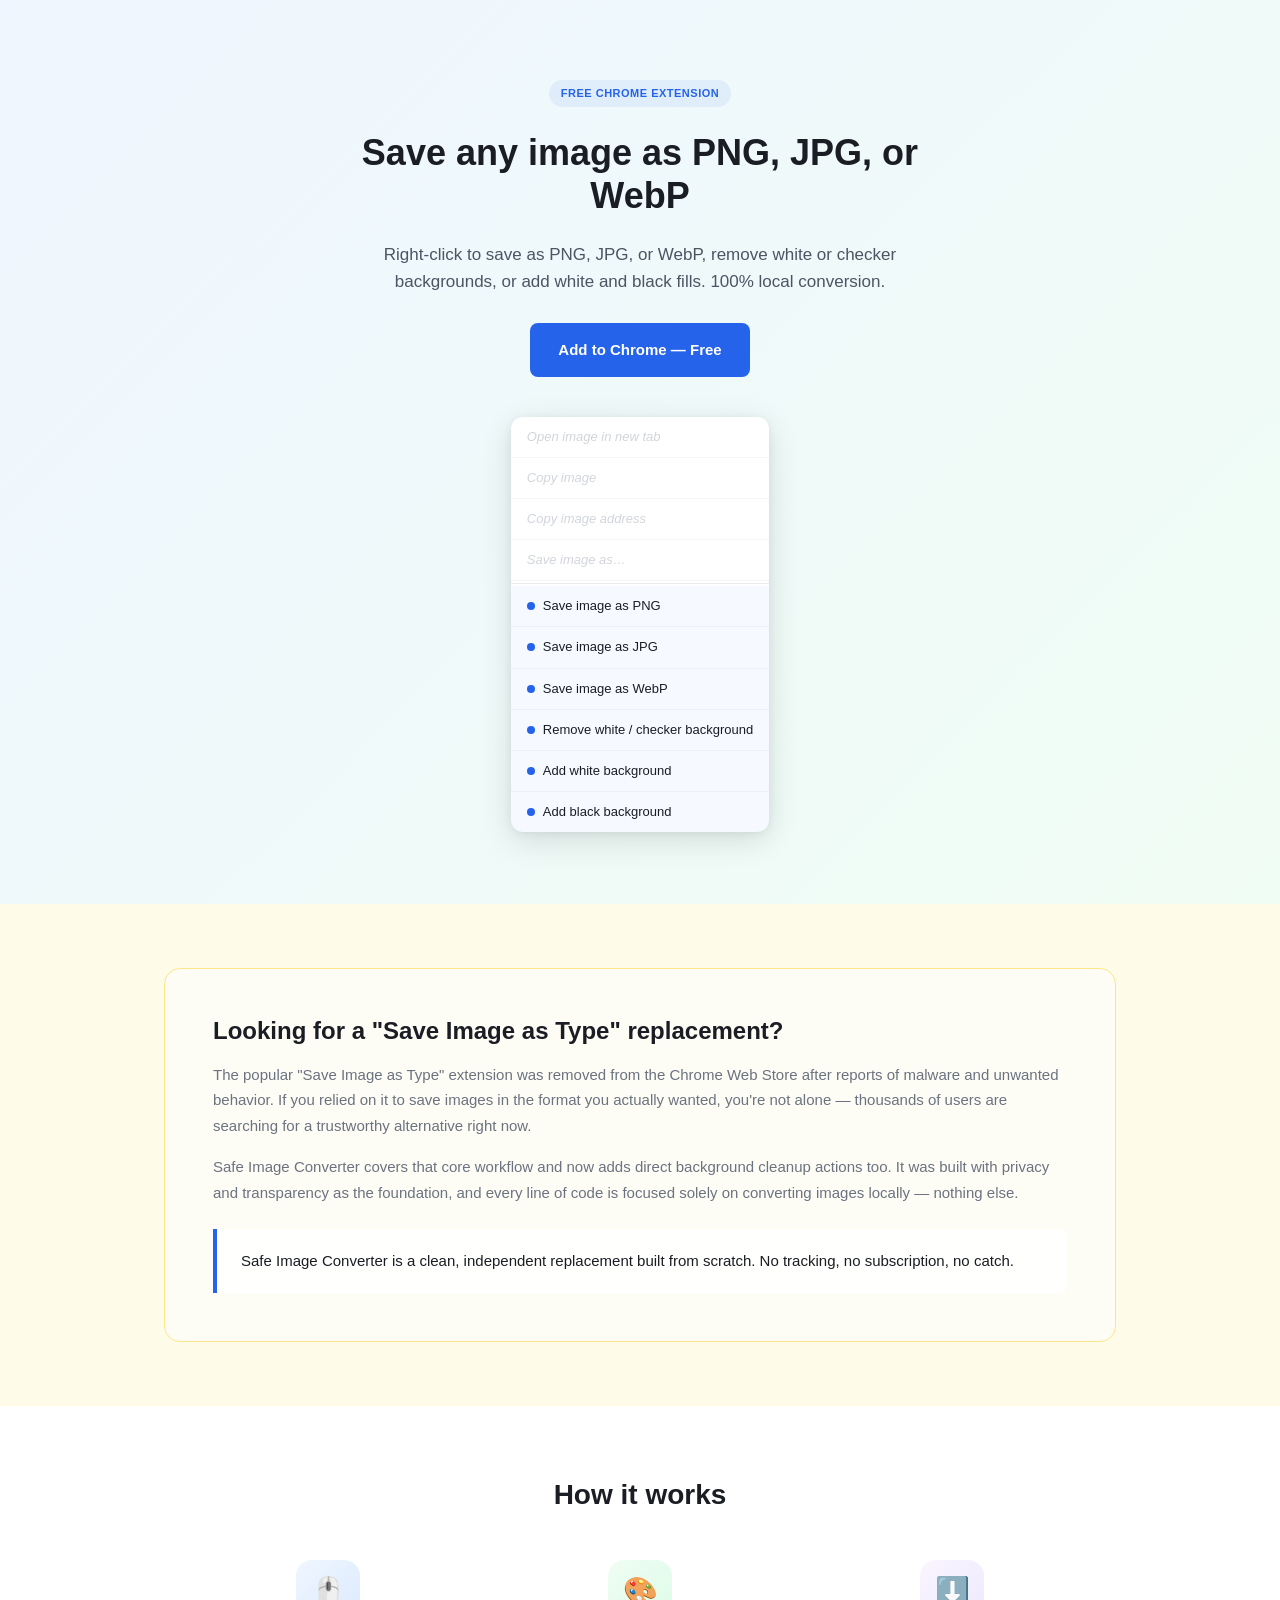
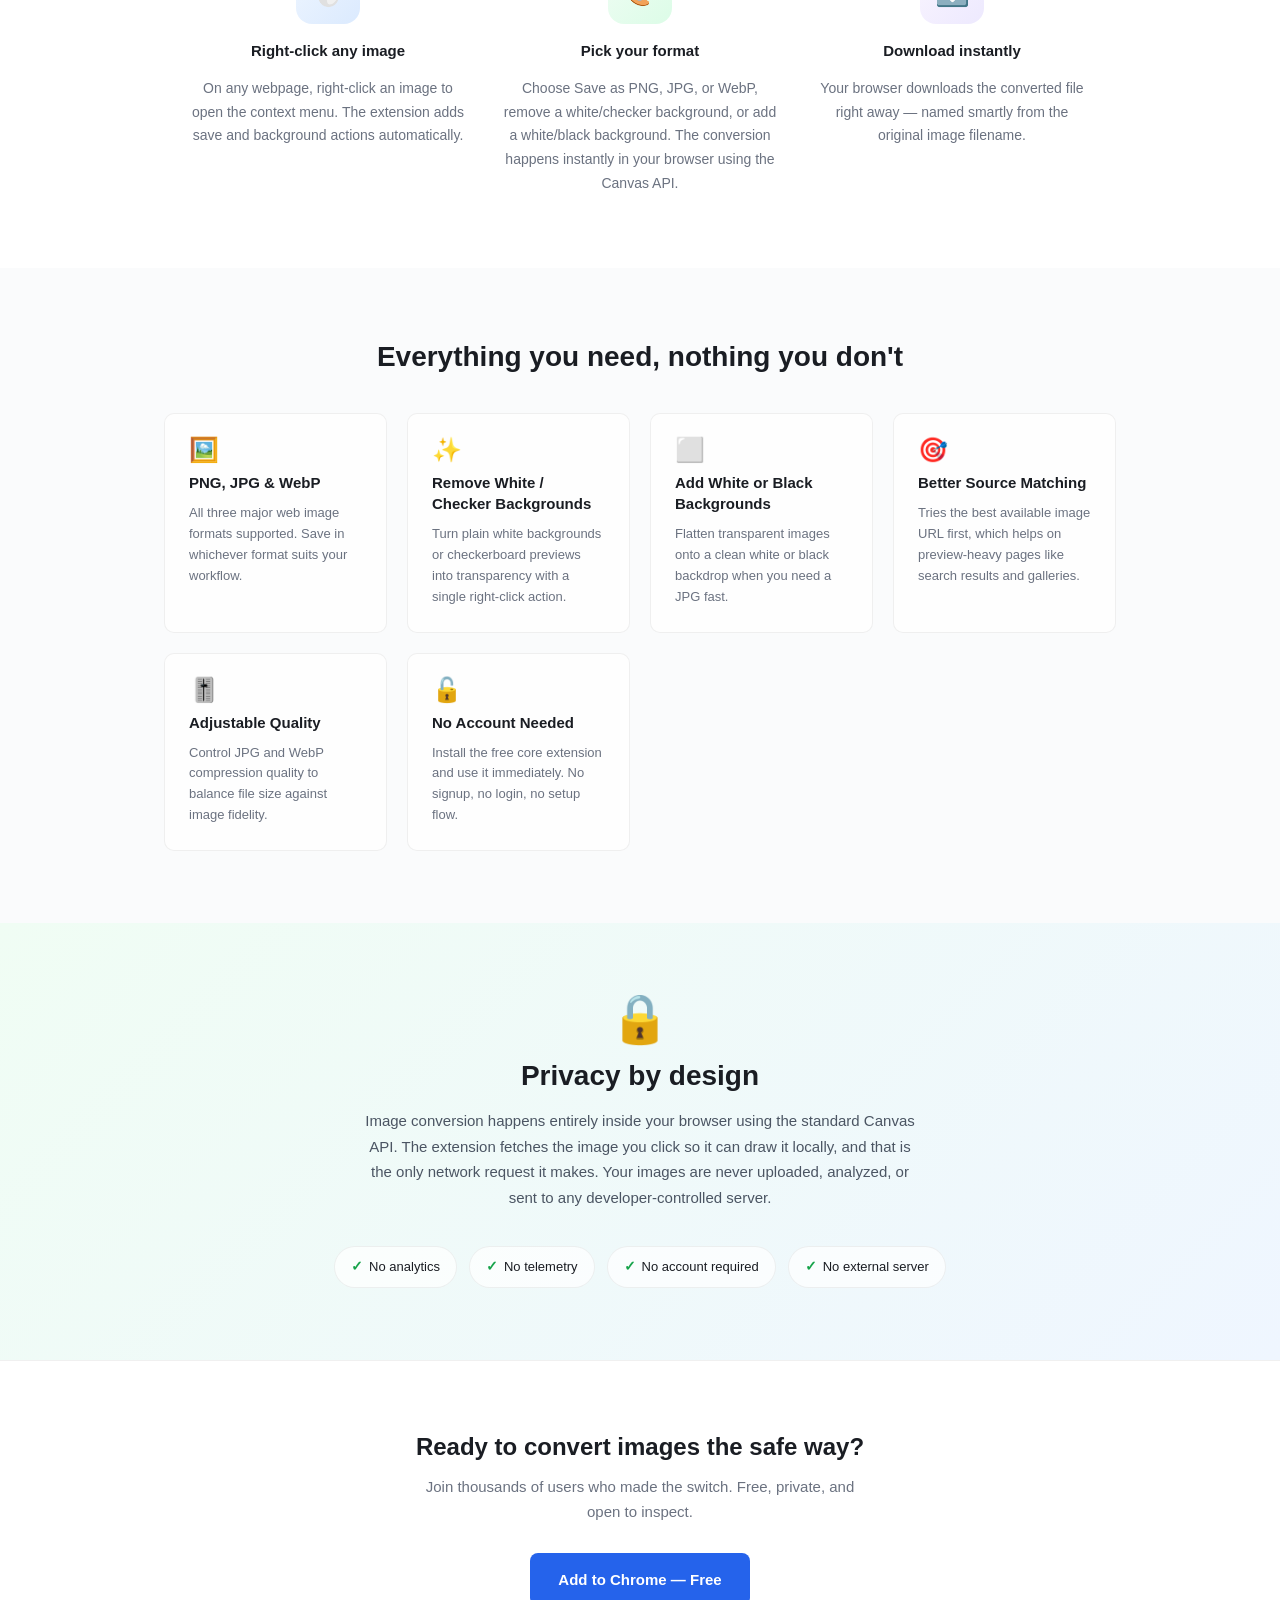
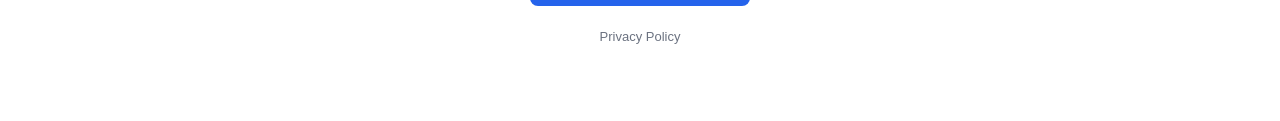
<file: index.html>
<!DOCTYPE html>
<html lang="en">
<head>
  <meta charset="UTF-8" />
  <meta name="viewport" content="width=device-width, initial-scale=1.0" />

  <!-- Primary SEO -->
  <title>Safe Image Converter — Save Images as PNG, JPG, WebP | Free Chrome Extension</title>
  <meta name="description" content="Right-click images to save as PNG, JPG, or WebP, remove white or checker backgrounds, or add white and black fills. 100% local conversion." />

  <!-- Canonical -->
  <link rel="canonical" href="https://ryan-houpt.github.io/SafeImageConverter/" />

  <!-- hreflang -->
  <link rel="alternate" hreflang="en" href="https://ryan-houpt.github.io/SafeImageConverter/" />
  <link rel="alternate" hreflang="es" href="https://ryan-houpt.github.io/SafeImageConverter/es/" />
  <link rel="alternate" hreflang="pt-BR" href="https://ryan-houpt.github.io/SafeImageConverter/pt-br/" />
  <link rel="alternate" hreflang="x-default" href="https://ryan-houpt.github.io/SafeImageConverter/" />

  <!-- Open Graph -->
  <meta property="og:type" content="website" />
  <meta property="og:title" content="Safe Image Converter — Save Images as PNG, JPG, WebP | Free Chrome Extension" />
  <meta property="og:description" content="Right-click images to save as PNG, JPG, or WebP, remove white or checker backgrounds, or add white and black fills locally." />
  <meta property="og:url" content="https://ryan-houpt.github.io/SafeImageConverter/" />

  <!-- JSON-LD Structured Data -->
  <script type="application/ld+json">
  {
    "@context": "https://schema.org",
    "@type": "SoftwareApplication",
    "name": "Safe Image Converter",
    "description": "Right-click images to save as PNG, JPG, or WebP, remove white or checker backgrounds, or add white and black fills locally.",
    "applicationCategory": "BrowserApplication",
    "operatingSystem": "Chrome",
    "url": "https://ryan-houpt.github.io/SafeImageConverter/",
    "installUrl": "https://chromewebstore.google.com/detail/safe-image-converter/ahmpphfojckjpfkcbecphlpocabebppb",
    "offers": {
      "@type": "Offer",
      "price": "0",
      "priceCurrency": "USD"
    }
  }
  </script>

  <script type="application/ld+json">
  {
    "@context": "https://schema.org",
    "@type": "FAQPage",
    "mainEntity": [
      {
        "@type": "Question",
        "name": "What happened to Save Image as Type?",
        "acceptedAnswer": {
          "@type": "Answer",
          "text": "The Save Image as Type Chrome extension was removed from the Chrome Web Store in March 2026 after reports of malware and unwanted behavior. Over 1 million users were affected. Safe Image Converter is a clean, independent replacement built from scratch with privacy as the foundation."
        }
      },
      {
        "@type": "Question",
        "name": "Is Safe Image Converter safe to use?",
        "acceptedAnswer": {
          "@type": "Answer",
          "text": "Yes. Safe Image Converter performs all image conversion locally in your browser using the standard Canvas API. Your images are never uploaded to any server. The extension has no analytics, no telemetry, and no external connections."
        }
      },
      {
        "@type": "Question",
        "name": "How do I save an image as PNG, JPG, or WebP in Chrome?",
        "acceptedAnswer": {
          "@type": "Answer",
          "text": "Install Safe Image Converter, then right-click any image on any webpage. You'll see options to save as PNG, JPG, or WebP, remove a white or checker background, or add a white or black background. Click the action you need and the converted file downloads instantly."
        }
      },
      {
        "@type": "Question",
        "name": "Does this extension collect any data?",
        "acceptedAnswer": {
          "@type": "Answer",
          "text": "No. Safe Image Converter collects zero personal data. There are no analytics SDKs, no crash reporting, no user accounts, and no developer server. Preferences and local counters stay on your device only."
        }
      }
    ]
  }
  </script>

  <link rel="stylesheet" href="styles.css" />
</head>
<body>

  <!-- ============================================================
       Hero Section
       ============================================================ -->
  <section class="hero">
    <div class="container">
      <span class="hero-label">Free Chrome Extension</span>

      <h1>Save any image as PNG, JPG, or WebP</h1>

      <p class="subhead">
        Right-click to save as PNG, JPG, or WebP, remove white or checker
        backgrounds, or add white and black fills. 100% local conversion.
      </p>

      <a href="https://chromewebstore.google.com/detail/safe-image-converter/ahmpphfojckjpfkcbecphlpocabebppb" class="btn-primary">Add to Chrome — Free</a>

      <div class="context-menu-visual" role="img" aria-label="Chrome right-click context menu showing image save and background actions">
        <div class="context-menu-item ghost">Open image in new tab</div>
        <div class="context-menu-item ghost">Copy image</div>
        <div class="context-menu-item ghost">Copy image address</div>
        <div class="context-menu-item ghost">Save image as…</div>
        <div class="context-menu-divider"></div>
        <div class="context-menu-item extension">Save image as PNG</div>
        <div class="context-menu-item extension">Save image as JPG</div>
        <div class="context-menu-item extension">Save image as WebP</div>
        <div class="context-menu-item extension">Remove white / checker background</div>
        <div class="context-menu-item extension">Add white background</div>
        <div class="context-menu-item extension">Add black background</div>
      </div>
    </div>
  </section>

  <!-- ============================================================
       Replaces "Save Image as Type" Section
       ============================================================ -->
  <section class="replaces">
    <div class="container">
      <div class="replaces-inner">
        <h2>Looking for a "Save Image as Type" replacement?</h2>

        <p>
          The popular "Save Image as Type" extension was removed from the Chrome Web Store after
          reports of malware and unwanted behavior. If you relied on it to save images in the
          format you actually wanted, you're not alone — thousands of users are searching for
          a trustworthy alternative right now.
        </p>

        <p>
          Safe Image Converter covers that core workflow and now adds direct background cleanup
          actions too. It was built with privacy and transparency as the foundation, and every
          line of code is focused solely on converting images locally — nothing else.
        </p>

        <div class="callout-box">
          Safe Image Converter is a clean, independent replacement built from scratch.
          No tracking, no subscription, no catch.
        </div>
      </div>
    </div>
  </section>

  <!-- ============================================================
       How It Works Section
       ============================================================ -->
  <section class="how-it-works">
    <div class="container">
      <h2>How it works</h2>

      <div class="steps">
        <div class="step">
          <div class="step-icon blue" aria-hidden="true">🖱️</div>
          <h3>Right-click any image</h3>
          <p>
            On any webpage, right-click an image to open the context menu.
            The extension adds save and background actions automatically.
          </p>
        </div>

        <div class="step">
          <div class="step-icon green" aria-hidden="true">🎨</div>
          <h3>Pick your format</h3>
          <p>
            Choose Save as PNG, JPG, or WebP, remove a white/checker
            background, or add a white/black background. The conversion
            happens instantly in your browser using the Canvas API.
          </p>
        </div>

        <div class="step">
          <div class="step-icon purple" aria-hidden="true">⬇️</div>
          <h3>Download instantly</h3>
          <p>
            Your browser downloads the converted file right away —
            named smartly from the original image filename.
          </p>
        </div>
      </div>
    </div>
  </section>

  <!-- ============================================================
       Features Section
       ============================================================ -->
  <section class="features">
    <div class="container">
      <h2>Everything you need, nothing you don't</h2>

      <div class="features-grid">
        <div class="feature-card">
          <div class="feature-card-icon" aria-hidden="true">🖼️</div>
          <h3>PNG, JPG &amp; WebP</h3>
          <p>
            All three major web image formats supported. Save in whichever
            format suits your workflow.
          </p>
        </div>

        <div class="feature-card">
          <div class="feature-card-icon" aria-hidden="true">✨</div>
          <h3>Remove White / Checker Backgrounds</h3>
          <p>
            Turn plain white backgrounds or checkerboard previews into
            transparency with a single right-click action.
          </p>
        </div>

        <div class="feature-card">
          <div class="feature-card-icon" aria-hidden="true">⬜</div>
          <h3>Add White or Black Backgrounds</h3>
          <p>
            Flatten transparent images onto a clean white or black
            backdrop when you need a JPG fast.
          </p>
        </div>

        <div class="feature-card">
          <div class="feature-card-icon" aria-hidden="true">🎯</div>
          <h3>Better Source Matching</h3>
          <p>
            Tries the best available image URL first, which helps on
            preview-heavy pages like search results and galleries.
          </p>
        </div>

        <div class="feature-card">
          <div class="feature-card-icon" aria-hidden="true">🎚️</div>
          <h3>Adjustable Quality</h3>
          <p>
            Control JPG and WebP compression quality to balance file size
            against image fidelity.
          </p>
        </div>

        <div class="feature-card">
          <div class="feature-card-icon" aria-hidden="true">🔓</div>
          <h3>No Account Needed</h3>
          <p>
            Install the free core extension and use it immediately.
            No signup, no login, no setup flow.
          </p>
        </div>
      </div>
    </div>
  </section>

  <!-- ============================================================
       Privacy by Design Section
       ============================================================ -->
  <section class="privacy">
    <div class="container">
      <div class="privacy-lock" aria-hidden="true">🔒</div>

      <h2>Privacy by design</h2>

      <p>
        Image conversion happens entirely inside your browser using the standard Canvas API.
        The extension fetches the image you click so it can draw it locally, and that is the only
        network request it makes. Your images are never uploaded, analyzed, or sent to any
        developer-controlled server.
      </p>

      <div class="badge-row">
        <span class="badge"><span class="badge-check">✓</span> No analytics</span>
        <span class="badge"><span class="badge-check">✓</span> No telemetry</span>
        <span class="badge"><span class="badge-check">✓</span> No account required</span>
        <span class="badge"><span class="badge-check">✓</span> No external server</span>
      </div>
    </div>
  </section>

  <!-- ============================================================
       Footer CTA Section
       ============================================================ -->
  <section class="footer-cta">
    <div class="container">
      <h2>Ready to convert images the safe way?</h2>

      <p>
        Join thousands of users who made the switch. Free, private,
        and open to inspect.
      </p>

      <a href="https://chromewebstore.google.com/detail/safe-image-converter/ahmpphfojckjpfkcbecphlpocabebppb" class="btn-primary">Add to Chrome — Free</a>

      <div class="footer-links">
        <a href="privacy.html">Privacy Policy</a>
      </div>
    </div>
  </section>

</body>
</html>
</file>
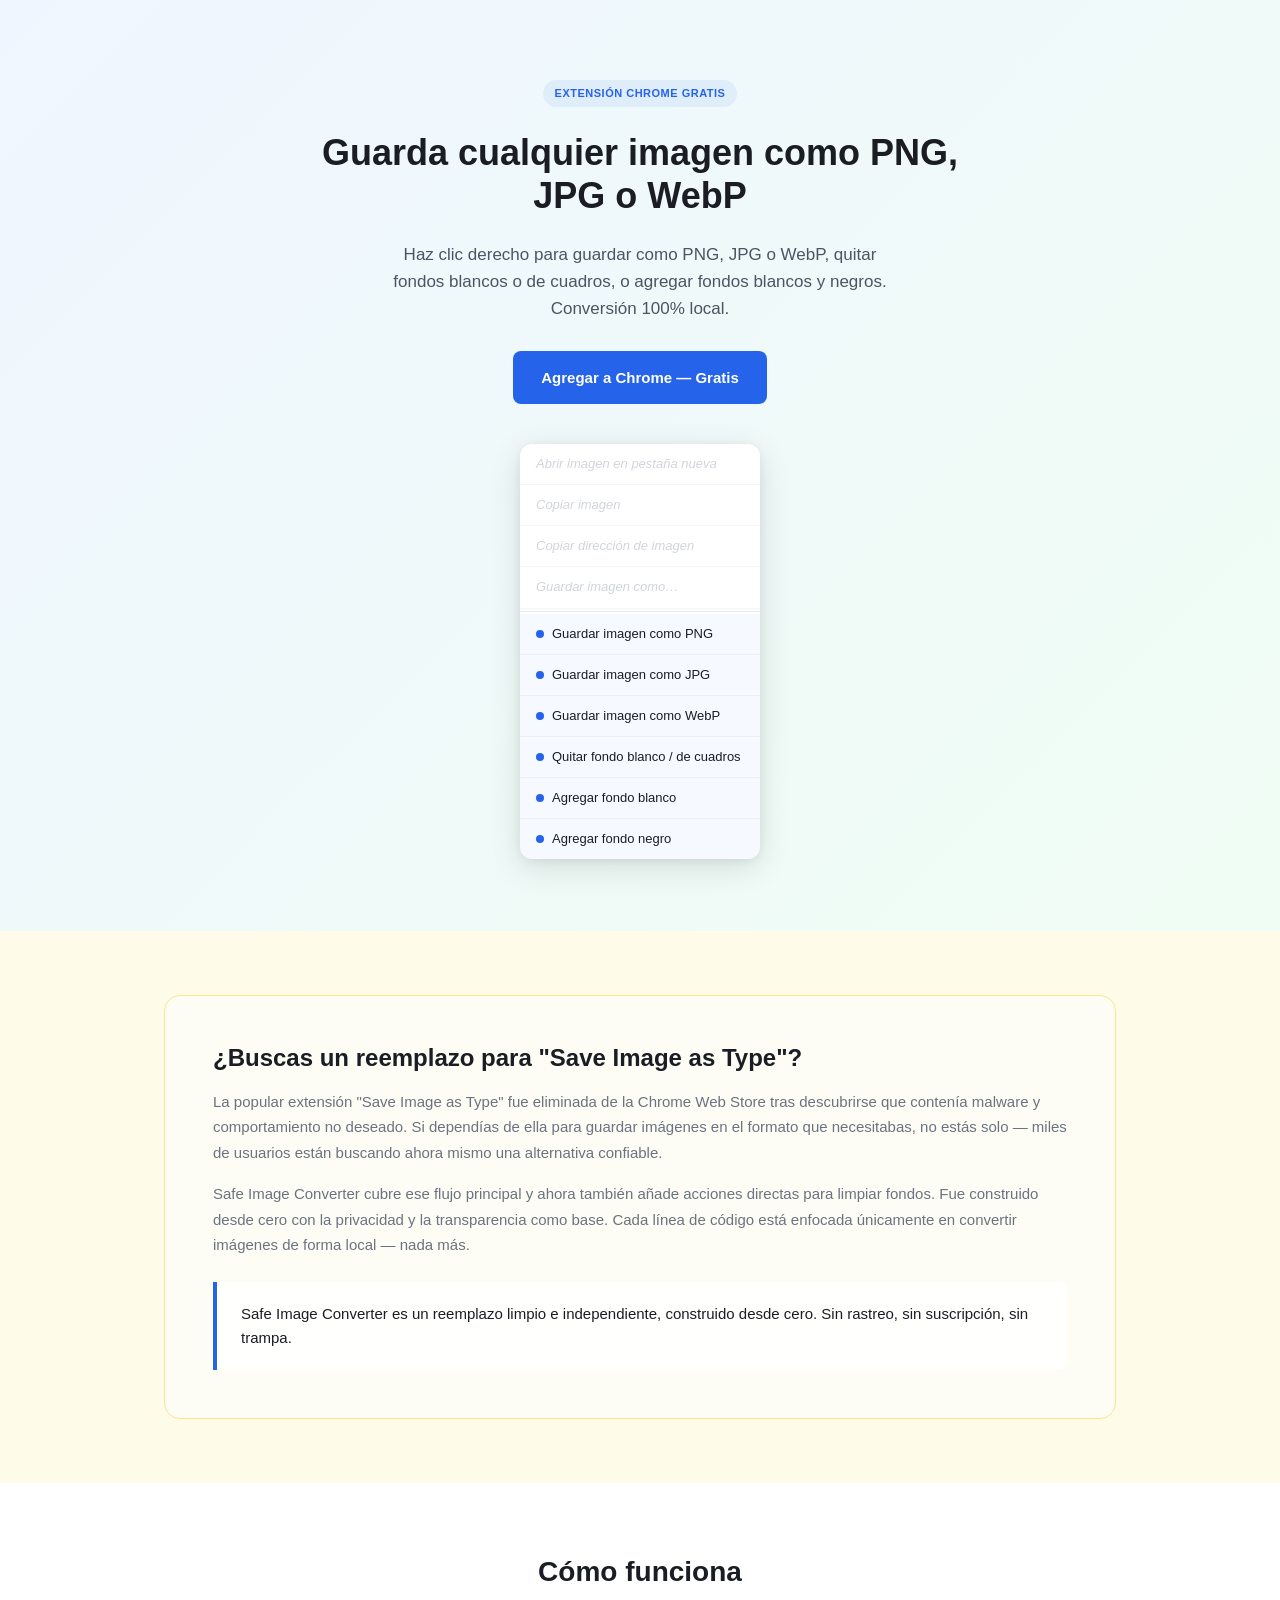
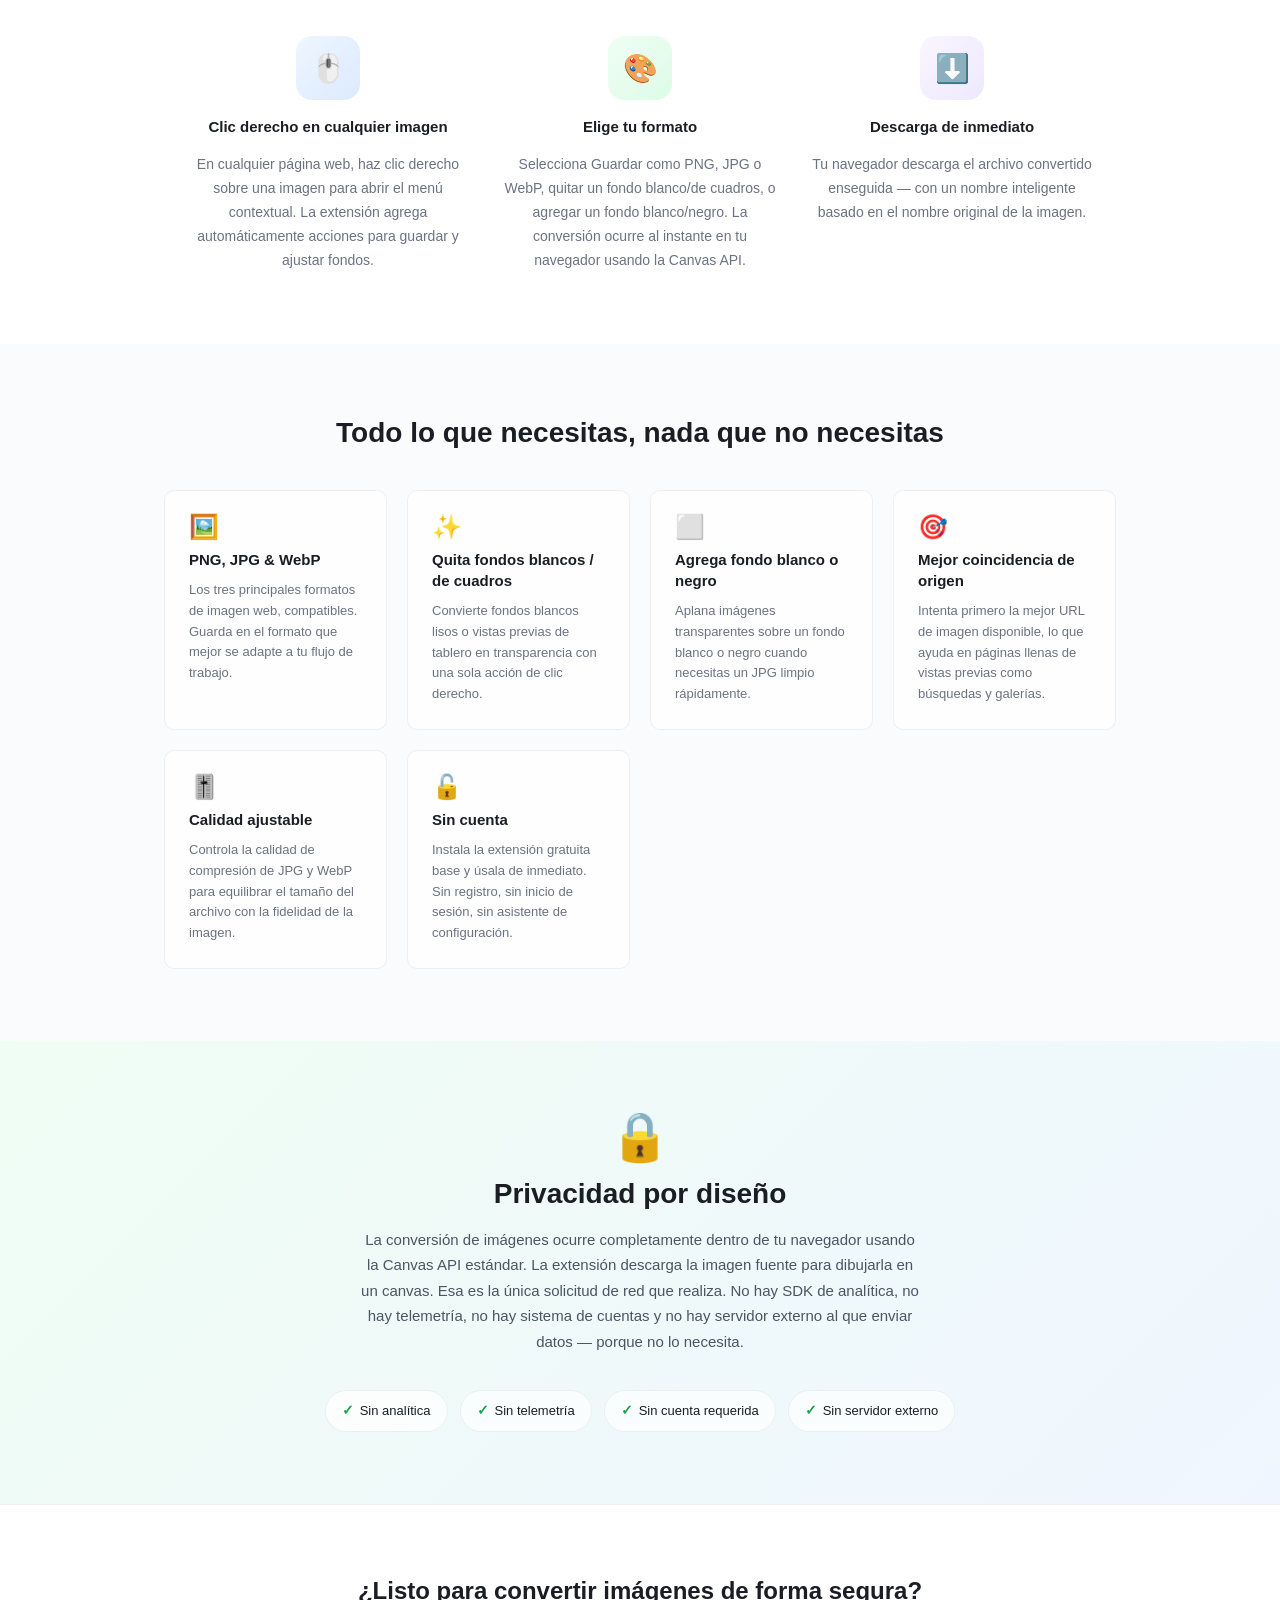
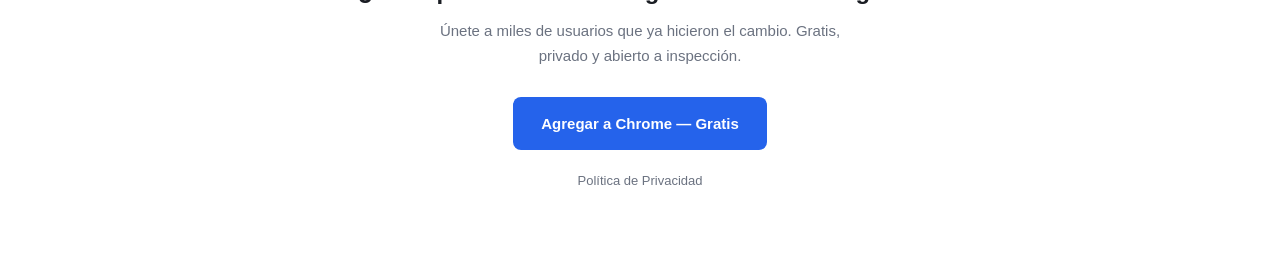
<file: es/index.html>
<!DOCTYPE html>
<html lang="es">
<head>
  <meta charset="UTF-8" />
  <meta name="viewport" content="width=device-width, initial-scale=1.0" />

  <!-- Primary SEO -->
  <title>Convertidor Seguro de Imágenes — Guardar Imagen Como PNG JPG WebP | Extensión Chrome Gratis</title>
  <meta name="description" content="Haz clic derecho en imágenes para guardarlas como PNG, JPG o WebP, quitar fondos blancos o de cuadros, o agregar fondos blancos y negros localmente." />

  <!-- Canonical -->
  <link rel="canonical" href="https://ryan-houpt.github.io/SafeImageConverter/es/" />

  <!-- hreflang -->
  <link rel="alternate" hreflang="en" href="https://ryan-houpt.github.io/SafeImageConverter/" />
  <link rel="alternate" hreflang="es" href="https://ryan-houpt.github.io/SafeImageConverter/es/" />
  <link rel="alternate" hreflang="pt-BR" href="https://ryan-houpt.github.io/SafeImageConverter/pt-br/" />
  <link rel="alternate" hreflang="x-default" href="https://ryan-houpt.github.io/SafeImageConverter/" />

  <!-- Open Graph -->
  <meta property="og:type" content="website" />
  <meta property="og:title" content="Convertidor Seguro de Imágenes — Guardar Imagen Como PNG JPG WebP | Extensión Chrome Gratis" />
  <meta property="og:description" content="Haz clic derecho en imágenes para guardarlas como PNG, JPG o WebP, quitar fondos blancos o de cuadros, o agregar fondos blancos y negros localmente." />
  <meta property="og:url" content="https://ryan-houpt.github.io/SafeImageConverter/es/" />

  <!-- JSON-LD Structured Data -->
  <script type="application/ld+json">
  {
    "@context": "https://schema.org",
    "@type": "SoftwareApplication",
    "name": "Convertidor Seguro de Imágenes",
    "description": "Haz clic derecho en imágenes para guardarlas como PNG, JPG o WebP, quitar fondos blancos o de cuadros, o agregar fondos blancos y negros localmente.",
    "applicationCategory": "BrowserApplication",
    "operatingSystem": "Chrome",
    "url": "https://ryan-houpt.github.io/SafeImageConverter/es/",
    "installUrl": "https://chromewebstore.google.com/detail/safe-image-converter/ahmpphfojckjpfkcbecphlpocabebppb",
    "offers": {
      "@type": "Offer",
      "price": "0",
      "priceCurrency": "USD"
    }
  }
  </script>

  <script type="application/ld+json">
  {
    "@context": "https://schema.org",
    "@type": "FAQPage",
    "mainEntity": [
      {
        "@type": "Question",
        "name": "¿Qué pasó con Save Image as Type?",
        "acceptedAnswer": {
          "@type": "Answer",
          "text": "La extensión Save Image as Type fue eliminada de la Chrome Web Store en marzo de 2026 por contener malware y comportamiento no deseado. Más de 1 millón de usuarios fueron afectados. Safe Image Converter es un reemplazo limpio e independiente, construido desde cero con la privacidad como base."
        }
      },
      {
        "@type": "Question",
        "name": "¿Es seguro usar Safe Image Converter?",
        "acceptedAnswer": {
          "@type": "Answer",
          "text": "Sí. Safe Image Converter realiza toda la conversión de imágenes localmente en tu navegador usando la Canvas API estándar. Tus imágenes nunca se suben a ningún servidor. La extensión no tiene analítica, ni telemetría, ni conexiones externas."
        }
      },
      {
        "@type": "Question",
        "name": "¿Cómo guardo una imagen como PNG, JPG o WebP en Chrome?",
        "acceptedAnswer": {
          "@type": "Answer",
          "text": "Instala Safe Image Converter y luego haz clic derecho en cualquier imagen de cualquier página web. Verás opciones para guardar como PNG, JPG o WebP, quitar un fondo blanco o de cuadros, o agregar un fondo blanco o negro. Haz clic en la acción que necesites y el archivo convertido se descargará al instante."
        }
      },
      {
        "@type": "Question",
        "name": "¿Esta extensión recopila datos?",
        "acceptedAnswer": {
          "@type": "Answer",
          "text": "No. Safe Image Converter no recopila datos personales. No hay SDKs de analítica, ni reportes de errores, ni cuentas de usuario, ni servidor del desarrollador. Tus preferencias y contadores locales permanecen solo en tu dispositivo."
        }
      }
    ]
  }
  </script>

  <link rel="stylesheet" href="../styles.css" />
</head>
<body>

  <!-- ============================================================
       Hero Section
       ============================================================ -->
  <section class="hero">
    <div class="container">
      <span class="hero-label">Extensión Chrome Gratis</span>

      <h1>Guarda cualquier imagen como PNG, JPG o WebP</h1>

      <p class="subhead">
        Haz clic derecho para guardar como PNG, JPG o WebP, quitar fondos
        blancos o de cuadros, o agregar fondos blancos y negros. Conversión
        100% local.
      </p>

      <a href="https://chromewebstore.google.com/detail/safe-image-converter/ahmpphfojckjpfkcbecphlpocabebppb" class="btn-primary">Agregar a Chrome — Gratis</a>

      <div class="context-menu-visual" role="img" aria-label="Menú contextual de Chrome mostrando acciones para guardar imágenes y ajustar fondos">
        <div class="context-menu-item ghost">Abrir imagen en pestaña nueva</div>
        <div class="context-menu-item ghost">Copiar imagen</div>
        <div class="context-menu-item ghost">Copiar dirección de imagen</div>
        <div class="context-menu-item ghost">Guardar imagen como…</div>
        <div class="context-menu-divider"></div>
        <div class="context-menu-item extension">Guardar imagen como PNG</div>
        <div class="context-menu-item extension">Guardar imagen como JPG</div>
        <div class="context-menu-item extension">Guardar imagen como WebP</div>
        <div class="context-menu-item extension">Quitar fondo blanco / de cuadros</div>
        <div class="context-menu-item extension">Agregar fondo blanco</div>
        <div class="context-menu-item extension">Agregar fondo negro</div>
      </div>
    </div>
  </section>

  <!-- ============================================================
       Replaces "Save Image as Type" Section
       ============================================================ -->
  <section class="replaces">
    <div class="container">
      <div class="replaces-inner">
        <h2>¿Buscas un reemplazo para "Save Image as Type"?</h2>

        <p>
          La popular extensión "Save Image as Type" fue eliminada de la Chrome Web Store tras
          descubrirse que contenía malware y comportamiento no deseado. Si dependías de ella
          para guardar imágenes en el formato que necesitabas, no estás solo — miles de usuarios
          están buscando ahora mismo una alternativa confiable.
        </p>

        <p>
          Safe Image Converter cubre ese flujo principal y ahora también añade acciones directas
          para limpiar fondos. Fue construido desde cero con la privacidad y la transparencia
          como base. Cada línea de código está enfocada únicamente en convertir imágenes de forma
          local — nada más.
        </p>

        <div class="callout-box">
          Safe Image Converter es un reemplazo limpio e independiente, construido desde cero.
          Sin rastreo, sin suscripción, sin trampa.
        </div>
      </div>
    </div>
  </section>

  <!-- ============================================================
       How It Works Section
       ============================================================ -->
  <section class="how-it-works">
    <div class="container">
      <h2>Cómo funciona</h2>

      <div class="steps">
        <div class="step">
          <div class="step-icon blue" aria-hidden="true">🖱️</div>
          <h3>Clic derecho en cualquier imagen</h3>
          <p>
            En cualquier página web, haz clic derecho sobre una imagen para abrir
            el menú contextual. La extensión agrega automáticamente acciones para guardar
            y ajustar fondos.
          </p>
        </div>

        <div class="step">
          <div class="step-icon green" aria-hidden="true">🎨</div>
          <h3>Elige tu formato</h3>
          <p>
            Selecciona Guardar como PNG, JPG o WebP, quitar un fondo blanco/de
            cuadros, o agregar un fondo blanco/negro. La conversión ocurre al
            instante en tu navegador usando la Canvas API.
          </p>
        </div>

        <div class="step">
          <div class="step-icon purple" aria-hidden="true">⬇️</div>
          <h3>Descarga de inmediato</h3>
          <p>
            Tu navegador descarga el archivo convertido enseguida —
            con un nombre inteligente basado en el nombre original de la imagen.
          </p>
        </div>
      </div>
    </div>
  </section>

  <!-- ============================================================
       Features Section
       ============================================================ -->
  <section class="features">
    <div class="container">
      <h2>Todo lo que necesitas, nada que no necesitas</h2>

      <div class="features-grid">
        <div class="feature-card">
          <div class="feature-card-icon" aria-hidden="true">🖼️</div>
          <h3>PNG, JPG &amp; WebP</h3>
          <p>
            Los tres principales formatos de imagen web, compatibles. Guarda
            en el formato que mejor se adapte a tu flujo de trabajo.
          </p>
        </div>

        <div class="feature-card">
          <div class="feature-card-icon" aria-hidden="true">✨</div>
          <h3>Quita fondos blancos / de cuadros</h3>
          <p>
            Convierte fondos blancos lisos o vistas previas de tablero en
            transparencia con una sola acción de clic derecho.
          </p>
        </div>

        <div class="feature-card">
          <div class="feature-card-icon" aria-hidden="true">⬜</div>
          <h3>Agrega fondo blanco o negro</h3>
          <p>
            Aplana imágenes transparentes sobre un fondo blanco o negro
            cuando necesitas un JPG limpio rápidamente.
          </p>
        </div>

        <div class="feature-card">
          <div class="feature-card-icon" aria-hidden="true">🎯</div>
          <h3>Mejor coincidencia de origen</h3>
          <p>
            Intenta primero la mejor URL de imagen disponible, lo que ayuda
            en páginas llenas de vistas previas como búsquedas y galerías.
          </p>
        </div>

        <div class="feature-card">
          <div class="feature-card-icon" aria-hidden="true">🎚️</div>
          <h3>Calidad ajustable</h3>
          <p>
            Controla la calidad de compresión de JPG y WebP para equilibrar
            el tamaño del archivo con la fidelidad de la imagen.
          </p>
        </div>

        <div class="feature-card">
          <div class="feature-card-icon" aria-hidden="true">🔓</div>
          <h3>Sin cuenta</h3>
          <p>
            Instala la extensión gratuita base y úsala de inmediato.
            Sin registro, sin inicio de sesión, sin asistente de configuración.
          </p>
        </div>
      </div>
    </div>
  </section>

  <!-- ============================================================
       Privacy by Design Section
       ============================================================ -->
  <section class="privacy">
    <div class="container">
      <div class="privacy-lock" aria-hidden="true">🔒</div>

      <h2>Privacidad por diseño</h2>

      <p>
        La conversión de imágenes ocurre completamente dentro de tu navegador usando la Canvas API estándar.
        La extensión descarga la imagen fuente para dibujarla en un canvas. Esa es la única solicitud de
        red que realiza. No hay SDK de analítica, no hay telemetría, no hay sistema de cuentas y no hay
        servidor externo al que enviar datos — porque no lo necesita.
      </p>

      <div class="badge-row">
        <span class="badge"><span class="badge-check">✓</span> Sin analítica</span>
        <span class="badge"><span class="badge-check">✓</span> Sin telemetría</span>
        <span class="badge"><span class="badge-check">✓</span> Sin cuenta requerida</span>
        <span class="badge"><span class="badge-check">✓</span> Sin servidor externo</span>
      </div>
    </div>
  </section>

  <!-- ============================================================
       Footer CTA Section
       ============================================================ -->
  <section class="footer-cta">
    <div class="container">
      <h2>¿Listo para convertir imágenes de forma segura?</h2>

      <p>
        Únete a miles de usuarios que ya hicieron el cambio. Gratis, privado
        y abierto a inspección.
      </p>

      <a href="https://chromewebstore.google.com/detail/safe-image-converter/ahmpphfojckjpfkcbecphlpocabebppb" class="btn-primary">Agregar a Chrome — Gratis</a>

      <div class="footer-links">
        <a href="../privacy.html">Política de Privacidad</a>
      </div>
    </div>
  </section>

</body>
</html>
</file>
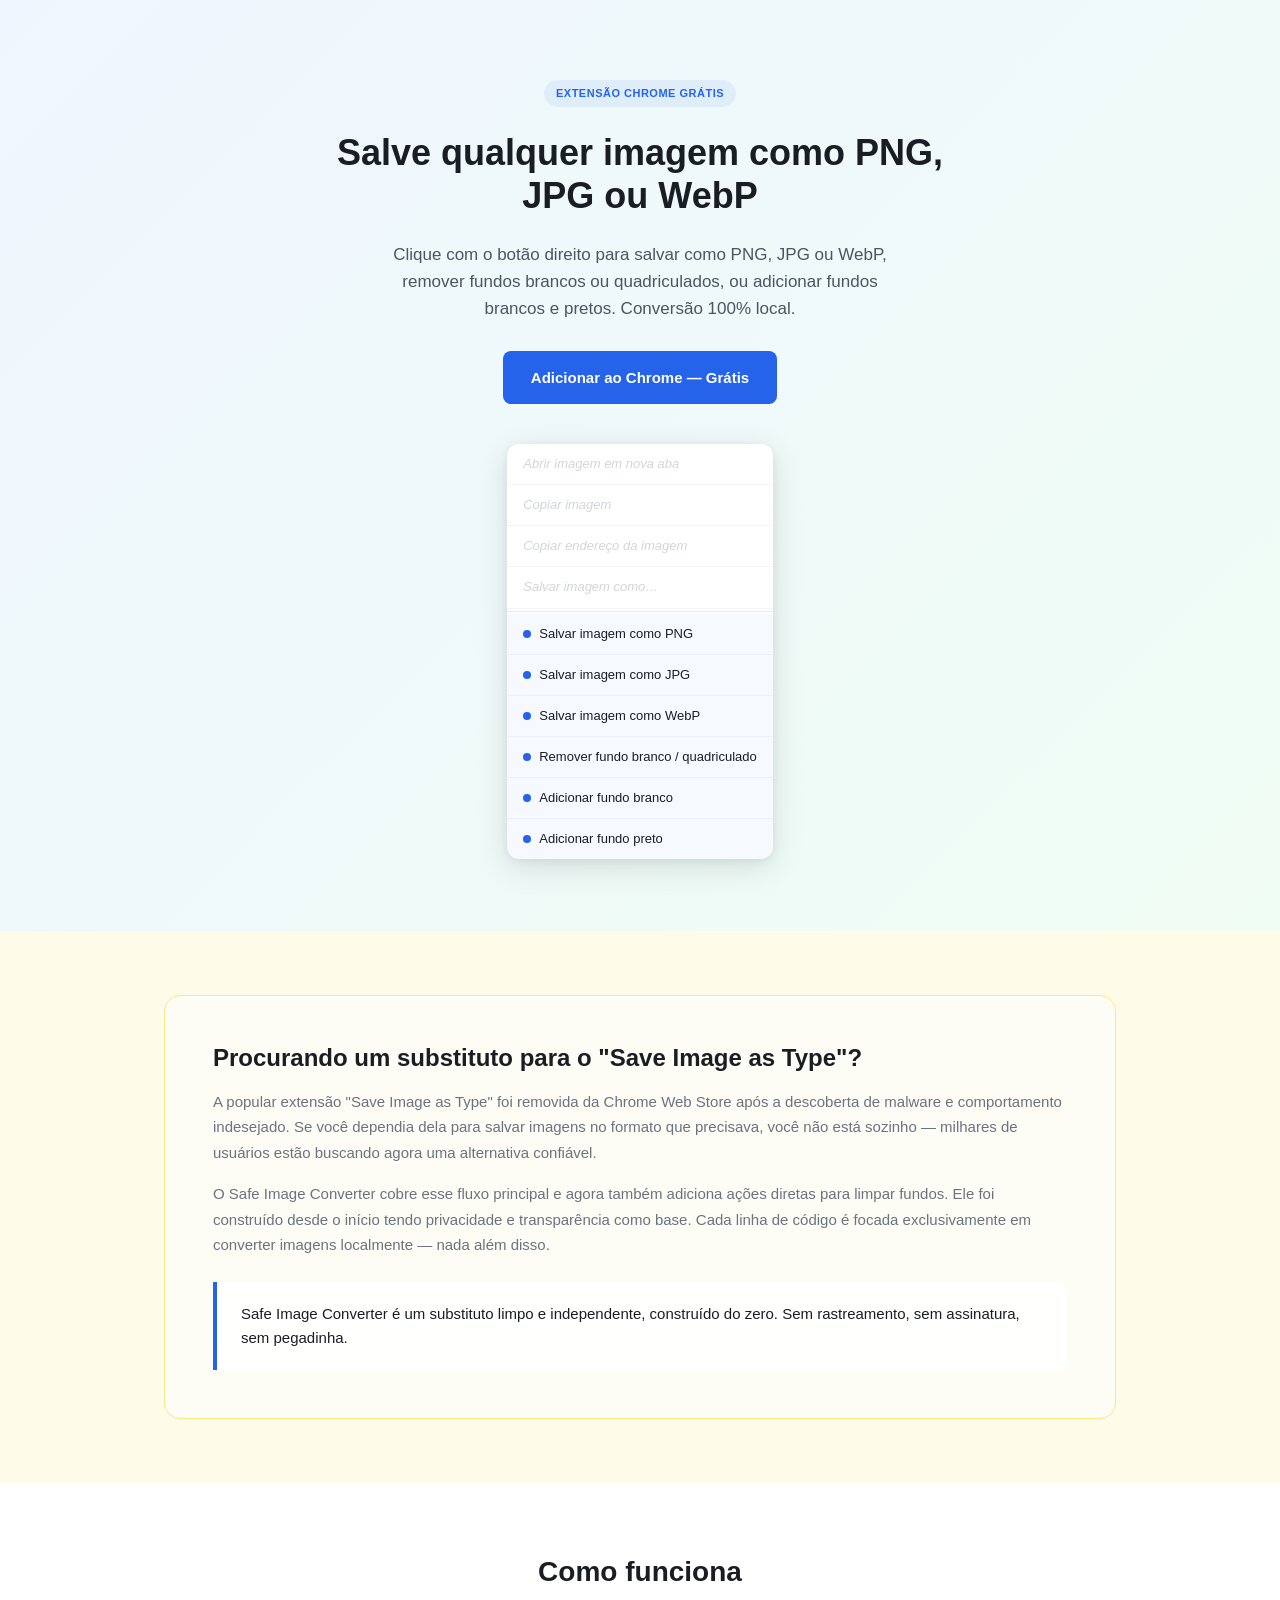
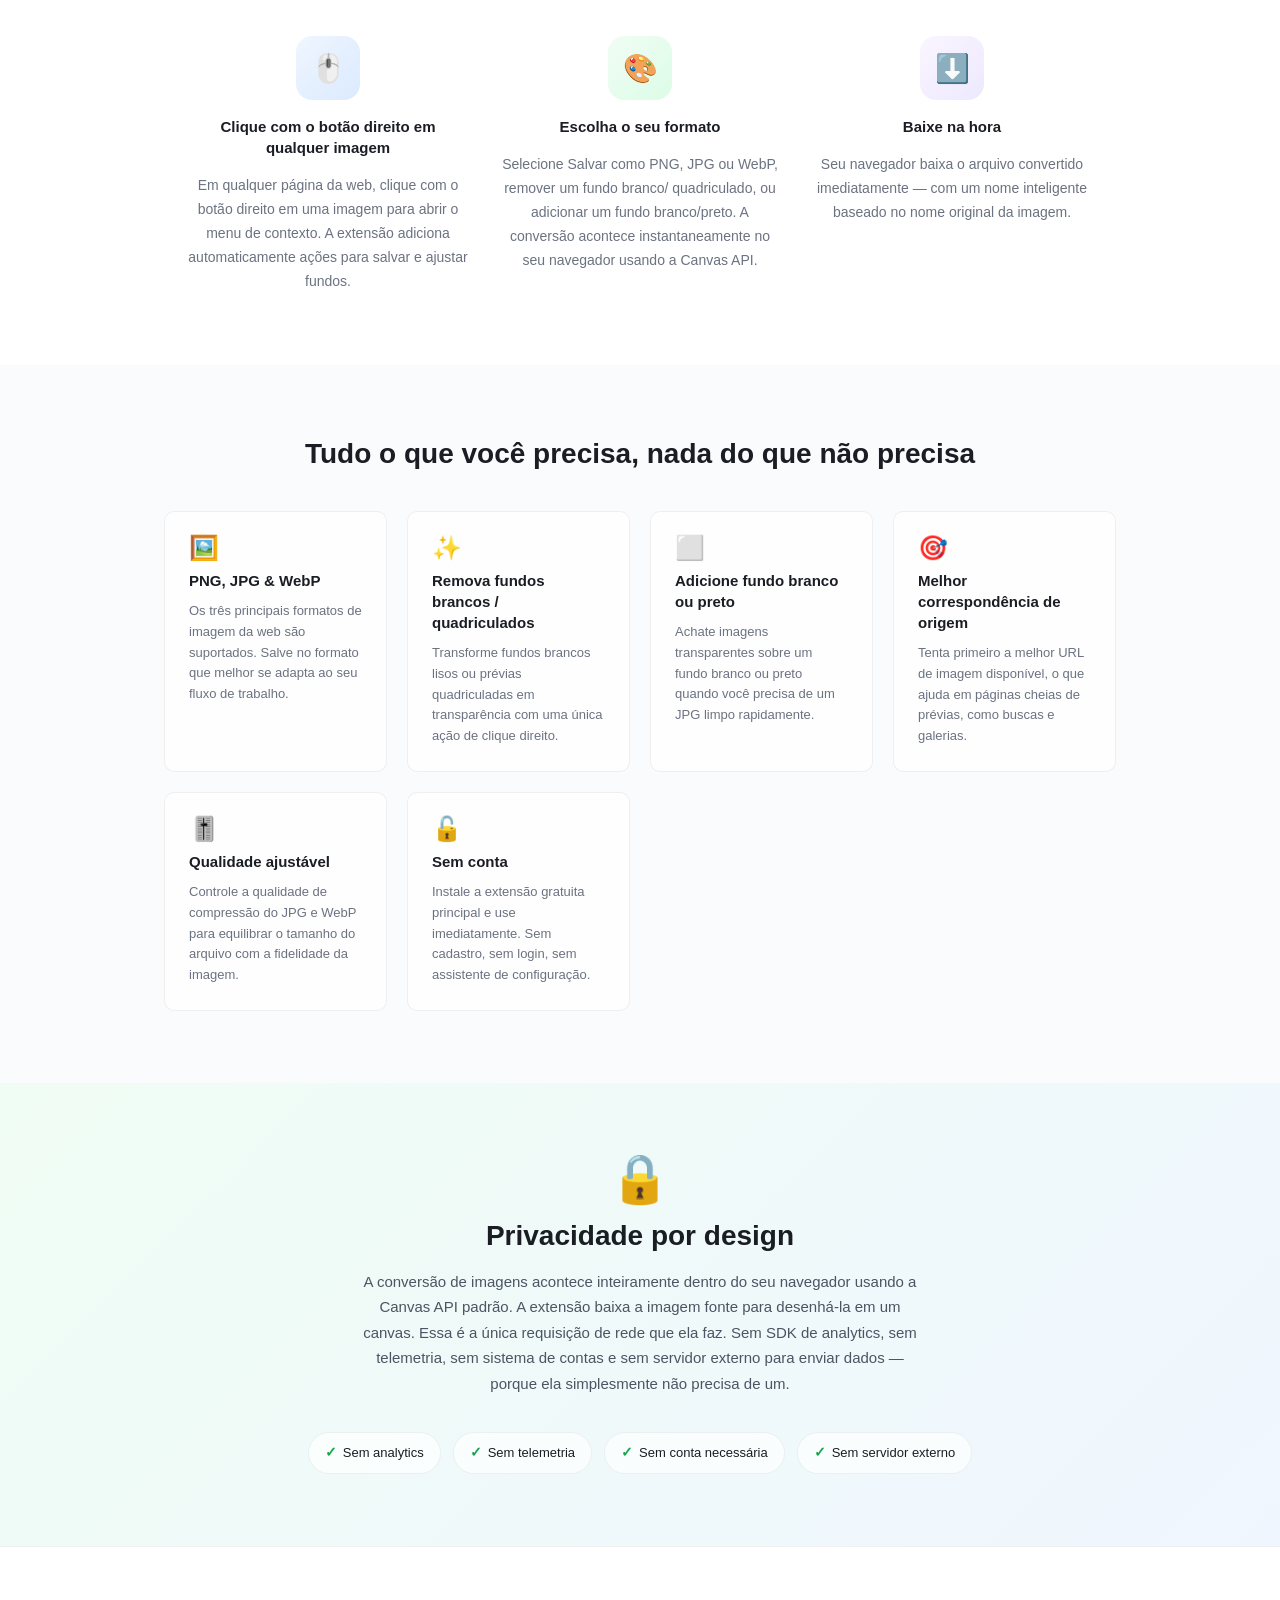
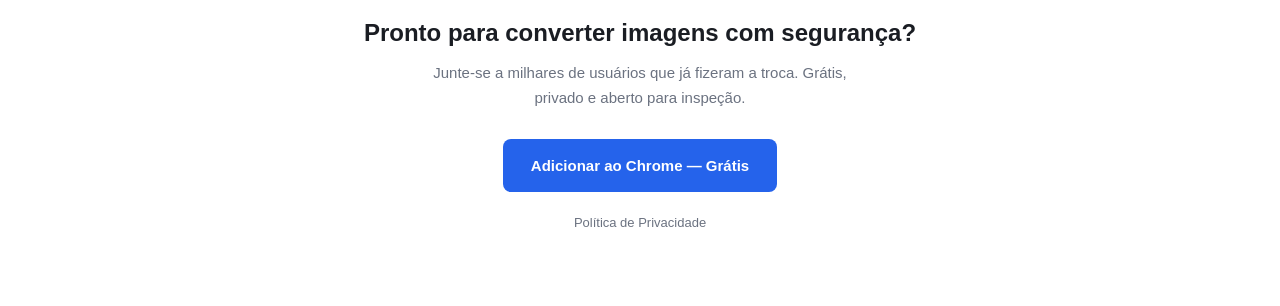
<file: pt-br/index.html>
<!DOCTYPE html>
<html lang="pt-BR">
<head>
  <meta charset="UTF-8" />
  <meta name="viewport" content="width=device-width, initial-scale=1.0" />

  <!-- Primary SEO -->
  <title>Conversor Seguro de Imagens — Salvar Imagem Como PNG JPG WebP | Extensão Chrome Grátis</title>
  <meta name="description" content="Clique com o botão direito em imagens para salvar como PNG, JPG ou WebP, remover fundos brancos ou quadriculados, ou adicionar fundos brancos e pretos localmente." />

  <!-- Canonical -->
  <link rel="canonical" href="https://ryan-houpt.github.io/SafeImageConverter/pt-br/" />

  <!-- hreflang -->
  <link rel="alternate" hreflang="en" href="https://ryan-houpt.github.io/SafeImageConverter/" />
  <link rel="alternate" hreflang="es" href="https://ryan-houpt.github.io/SafeImageConverter/es/" />
  <link rel="alternate" hreflang="pt-BR" href="https://ryan-houpt.github.io/SafeImageConverter/pt-br/" />
  <link rel="alternate" hreflang="x-default" href="https://ryan-houpt.github.io/SafeImageConverter/" />

  <!-- Open Graph -->
  <meta property="og:type" content="website" />
  <meta property="og:title" content="Conversor Seguro de Imagens — Salvar Imagem Como PNG JPG WebP | Extensão Chrome Grátis" />
  <meta property="og:description" content="Clique com o botão direito em imagens para salvar como PNG, JPG ou WebP, remover fundos brancos ou quadriculados, ou adicionar fundos brancos e pretos localmente." />
  <meta property="og:url" content="https://ryan-houpt.github.io/SafeImageConverter/pt-br/" />

  <!-- JSON-LD Structured Data -->
  <script type="application/ld+json">
  {
    "@context": "https://schema.org",
    "@type": "SoftwareApplication",
    "name": "Conversor Seguro de Imagens",
    "description": "Clique com o botão direito em imagens para salvar como PNG, JPG ou WebP, remover fundos brancos ou quadriculados, ou adicionar fundos brancos e pretos localmente.",
    "applicationCategory": "BrowserApplication",
    "operatingSystem": "Chrome",
    "url": "https://ryan-houpt.github.io/SafeImageConverter/pt-br/",
    "installUrl": "https://chromewebstore.google.com/detail/safe-image-converter/ahmpphfojckjpfkcbecphlpocabebppb",
    "offers": {
      "@type": "Offer",
      "price": "0",
      "priceCurrency": "USD"
    }
  }
  </script>

  <script type="application/ld+json">
  {
    "@context": "https://schema.org",
    "@type": "FAQPage",
    "mainEntity": [
      {
        "@type": "Question",
        "name": "O que aconteceu com o Save Image as Type?",
        "acceptedAnswer": {
          "@type": "Answer",
          "text": "A extensão Save Image as Type foi removida da Chrome Web Store em março de 2026 após a descoberta de malware e comportamento indesejado. Mais de 1 milhão de usuários foram afetados. O Safe Image Converter é um substituto limpo e independente, construído do zero com a privacidade como base."
        }
      },
      {
        "@type": "Question",
        "name": "O Safe Image Converter é seguro?",
        "acceptedAnswer": {
          "@type": "Answer",
          "text": "Sim. O Safe Image Converter realiza toda a conversão de imagens localmente no seu navegador usando a Canvas API padrão. Suas imagens nunca são enviadas para nenhum servidor. A extensão não tem analytics, nem telemetria, nem conexões externas."
        }
      },
      {
        "@type": "Question",
        "name": "Como salvar uma imagem como PNG, JPG ou WebP no Chrome?",
        "acceptedAnswer": {
          "@type": "Answer",
          "text": "Instale o Safe Image Converter e depois clique com o botão direito em qualquer imagem em qualquer página. Você verá opções para salvar como PNG, JPG ou WebP, remover um fundo branco ou quadriculado, ou adicionar um fundo branco ou preto. Clique na ação desejada e o arquivo convertido será baixado instantaneamente."
        }
      },
      {
        "@type": "Question",
        "name": "Esta extensão coleta dados?",
        "acceptedAnswer": {
          "@type": "Answer",
          "text": "Não. O Safe Image Converter não coleta dados pessoais. Não há SDKs de analytics, nem relatórios de erros, nem contas de usuário, nem servidor do desenvolvedor. Suas preferências e contadores locais ficam apenas no seu dispositivo."
        }
      }
    ]
  }
  </script>

  <link rel="stylesheet" href="../styles.css" />
</head>
<body>

  <!-- ============================================================
       Hero Section
       ============================================================ -->
  <section class="hero">
    <div class="container">
      <span class="hero-label">Extensão Chrome Grátis</span>

      <h1>Salve qualquer imagem como PNG, JPG ou WebP</h1>

      <p class="subhead">
        Clique com o botão direito para salvar como PNG, JPG ou WebP, remover
        fundos brancos ou quadriculados, ou adicionar fundos brancos e pretos.
        Conversão 100% local.
      </p>

      <a href="https://chromewebstore.google.com/detail/safe-image-converter/ahmpphfojckjpfkcbecphlpocabebppb" class="btn-primary">Adicionar ao Chrome — Grátis</a>

      <div class="context-menu-visual" role="img" aria-label="Menu de contexto do Chrome mostrando ações para salvar imagens e ajustar fundos">
        <div class="context-menu-item ghost">Abrir imagem em nova aba</div>
        <div class="context-menu-item ghost">Copiar imagem</div>
        <div class="context-menu-item ghost">Copiar endereço da imagem</div>
        <div class="context-menu-item ghost">Salvar imagem como…</div>
        <div class="context-menu-divider"></div>
        <div class="context-menu-item extension">Salvar imagem como PNG</div>
        <div class="context-menu-item extension">Salvar imagem como JPG</div>
        <div class="context-menu-item extension">Salvar imagem como WebP</div>
        <div class="context-menu-item extension">Remover fundo branco / quadriculado</div>
        <div class="context-menu-item extension">Adicionar fundo branco</div>
        <div class="context-menu-item extension">Adicionar fundo preto</div>
      </div>
    </div>
  </section>

  <!-- ============================================================
       Replaces "Save Image as Type" Section
       ============================================================ -->
  <section class="replaces">
    <div class="container">
      <div class="replaces-inner">
        <h2>Procurando um substituto para o "Save Image as Type"?</h2>

        <p>
          A popular extensão "Save Image as Type" foi removida da Chrome Web Store após
          a descoberta de malware e comportamento indesejado. Se você dependia dela para
          salvar imagens no formato que precisava, você não está sozinho — milhares de
          usuários estão buscando agora uma alternativa confiável.
        </p>

        <p>
          O Safe Image Converter cobre esse fluxo principal e agora também adiciona
          ações diretas para limpar fundos. Ele foi construído desde o início tendo
          privacidade e transparência como base. Cada linha de código é focada
          exclusivamente em converter imagens localmente — nada além disso.
        </p>

        <div class="callout-box">
          Safe Image Converter é um substituto limpo e independente, construído do zero.
          Sem rastreamento, sem assinatura, sem pegadinha.
        </div>
      </div>
    </div>
  </section>

  <!-- ============================================================
       How It Works Section
       ============================================================ -->
  <section class="how-it-works">
    <div class="container">
      <h2>Como funciona</h2>

      <div class="steps">
        <div class="step">
          <div class="step-icon blue" aria-hidden="true">🖱️</div>
          <h3>Clique com o botão direito em qualquer imagem</h3>
          <p>
            Em qualquer página da web, clique com o botão direito em uma imagem para
            abrir o menu de contexto. A extensão adiciona automaticamente ações para
            salvar e ajustar fundos.
          </p>
        </div>

        <div class="step">
          <div class="step-icon green" aria-hidden="true">🎨</div>
          <h3>Escolha o seu formato</h3>
          <p>
            Selecione Salvar como PNG, JPG ou WebP, remover um fundo branco/
            quadriculado, ou adicionar um fundo branco/preto. A conversão
            acontece instantaneamente no seu navegador usando a Canvas API.
          </p>
        </div>

        <div class="step">
          <div class="step-icon purple" aria-hidden="true">⬇️</div>
          <h3>Baixe na hora</h3>
          <p>
            Seu navegador baixa o arquivo convertido imediatamente —
            com um nome inteligente baseado no nome original da imagem.
          </p>
        </div>
      </div>
    </div>
  </section>

  <!-- ============================================================
       Features Section
       ============================================================ -->
  <section class="features">
    <div class="container">
      <h2>Tudo o que você precisa, nada do que não precisa</h2>

      <div class="features-grid">
        <div class="feature-card">
          <div class="feature-card-icon" aria-hidden="true">🖼️</div>
          <h3>PNG, JPG &amp; WebP</h3>
          <p>
            Os três principais formatos de imagem da web são suportados. Salve
            no formato que melhor se adapta ao seu fluxo de trabalho.
          </p>
        </div>

        <div class="feature-card">
          <div class="feature-card-icon" aria-hidden="true">✨</div>
          <h3>Remova fundos brancos / quadriculados</h3>
          <p>
            Transforme fundos brancos lisos ou prévias quadriculadas em
            transparência com uma única ação de clique direito.
          </p>
        </div>

        <div class="feature-card">
          <div class="feature-card-icon" aria-hidden="true">⬜</div>
          <h3>Adicione fundo branco ou preto</h3>
          <p>
            Achate imagens transparentes sobre um fundo branco ou preto
            quando você precisa de um JPG limpo rapidamente.
          </p>
        </div>

        <div class="feature-card">
          <div class="feature-card-icon" aria-hidden="true">🎯</div>
          <h3>Melhor correspondência de origem</h3>
          <p>
            Tenta primeiro a melhor URL de imagem disponível, o que ajuda
            em páginas cheias de prévias, como buscas e galerias.
          </p>
        </div>

        <div class="feature-card">
          <div class="feature-card-icon" aria-hidden="true">🎚️</div>
          <h3>Qualidade ajustável</h3>
          <p>
            Controle a qualidade de compressão do JPG e WebP para equilibrar
            o tamanho do arquivo com a fidelidade da imagem.
          </p>
        </div>

        <div class="feature-card">
          <div class="feature-card-icon" aria-hidden="true">🔓</div>
          <h3>Sem conta</h3>
          <p>
            Instale a extensão gratuita principal e use imediatamente.
            Sem cadastro, sem login, sem assistente de configuração.
          </p>
        </div>
      </div>
    </div>
  </section>

  <!-- ============================================================
       Privacy by Design Section
       ============================================================ -->
  <section class="privacy">
    <div class="container">
      <div class="privacy-lock" aria-hidden="true">🔒</div>

      <h2>Privacidade por design</h2>

      <p>
        A conversão de imagens acontece inteiramente dentro do seu navegador usando a Canvas API padrão.
        A extensão baixa a imagem fonte para desenhá-la em um canvas. Essa é a única requisição de
        rede que ela faz. Sem SDK de analytics, sem telemetria, sem sistema de contas e sem servidor
        externo para enviar dados — porque ela simplesmente não precisa de um.
      </p>

      <div class="badge-row">
        <span class="badge"><span class="badge-check">✓</span> Sem analytics</span>
        <span class="badge"><span class="badge-check">✓</span> Sem telemetria</span>
        <span class="badge"><span class="badge-check">✓</span> Sem conta necessária</span>
        <span class="badge"><span class="badge-check">✓</span> Sem servidor externo</span>
      </div>
    </div>
  </section>

  <!-- ============================================================
       Footer CTA Section
       ============================================================ -->
  <section class="footer-cta">
    <div class="container">
      <h2>Pronto para converter imagens com segurança?</h2>

      <p>
        Junte-se a milhares de usuários que já fizeram a troca. Grátis, privado
        e aberto para inspeção.
      </p>

      <a href="https://chromewebstore.google.com/detail/safe-image-converter/ahmpphfojckjpfkcbecphlpocabebppb" class="btn-primary">Adicionar ao Chrome — Grátis</a>

      <div class="footer-links">
        <a href="../privacy.html">Política de Privacidade</a>
      </div>
    </div>
  </section>

</body>
</html>
</file>
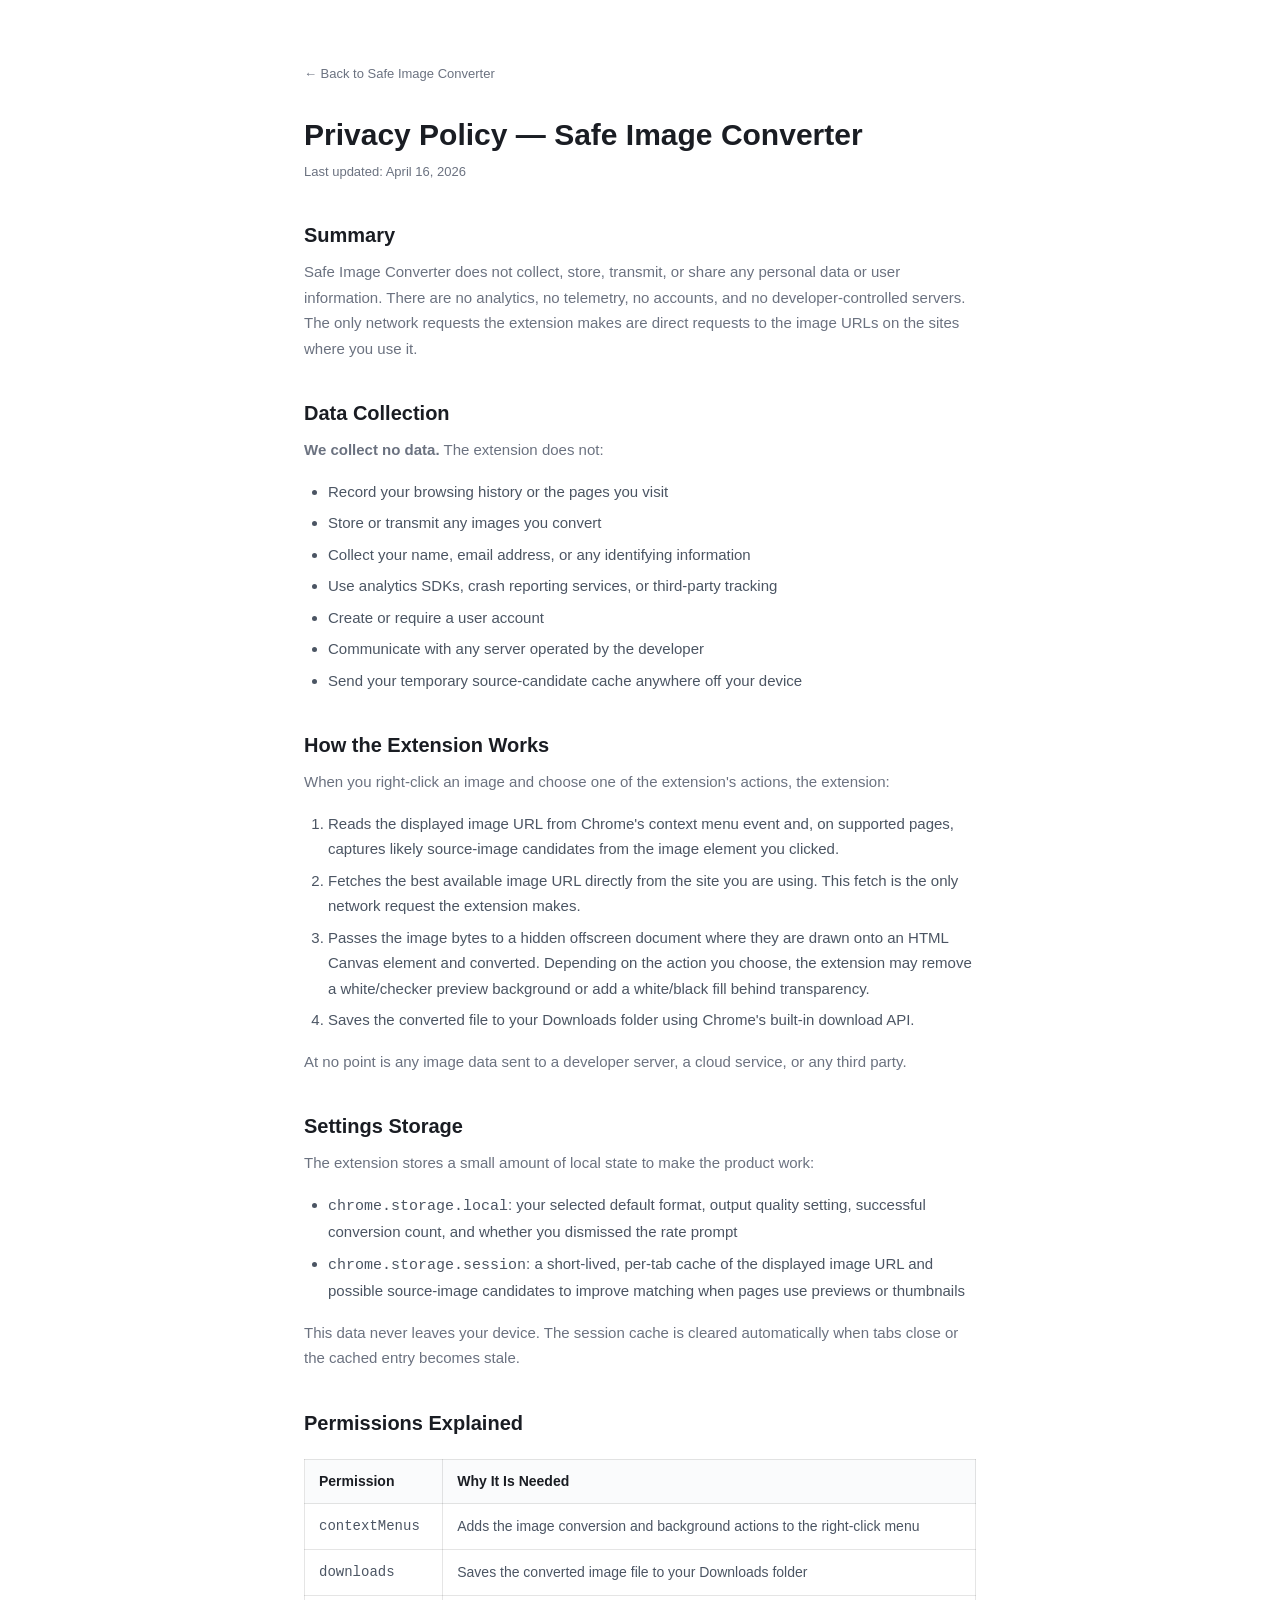
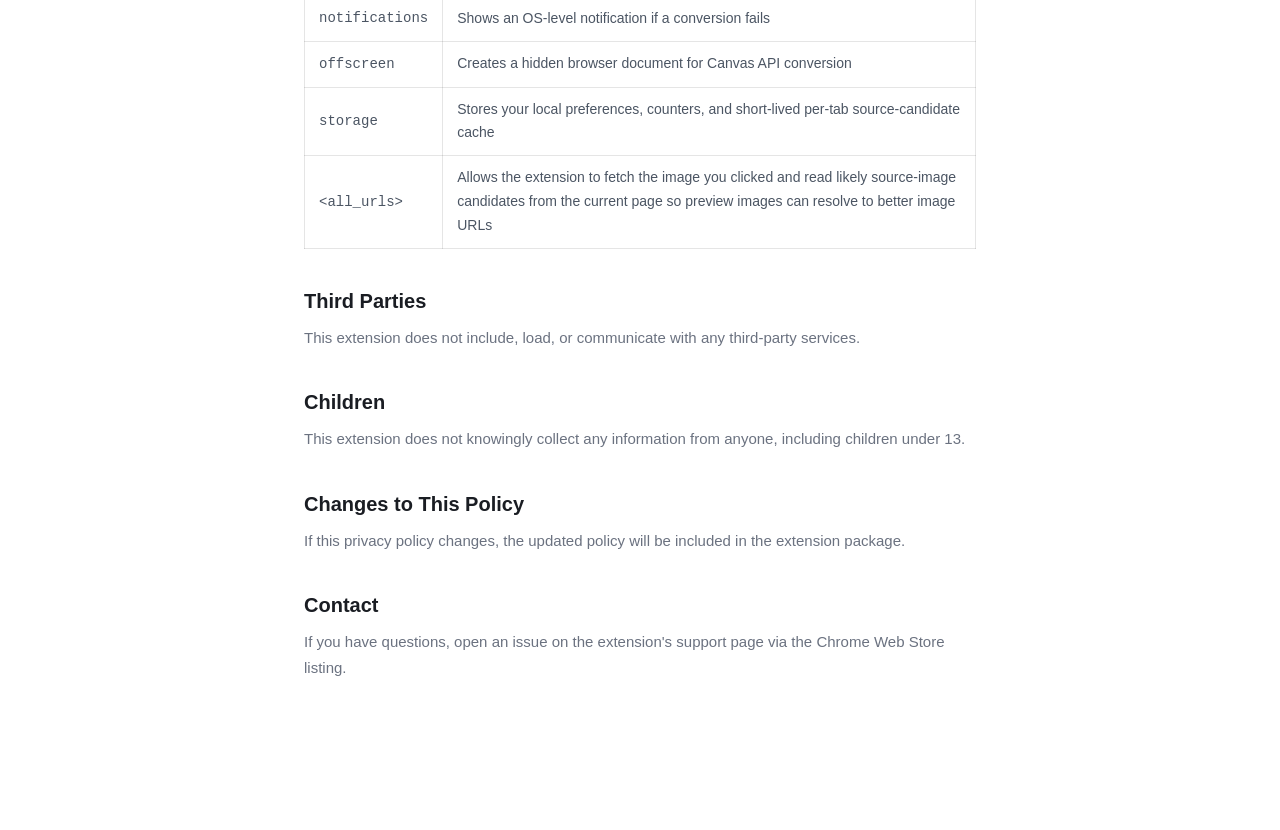
<file: privacy.html>
<!DOCTYPE html>
<html lang="en">
<head>
  <meta charset="UTF-8" />
  <meta name="viewport" content="width=device-width, initial-scale=1.0" />
  <title>Privacy Policy — Safe Image Converter</title>
  <meta name="description" content="Privacy policy for Safe Image Converter. The extension collects no data, has no analytics, and performs all image conversion locally in your browser." />

  <link rel="canonical" href="https://ryan-houpt.github.io/SafeImageConverter/privacy.html" />

  <meta property="og:type" content="website" />
  <meta property="og:title" content="Privacy Policy — Safe Image Converter" />
  <meta property="og:description" content="Safe Image Converter collects no data. No analytics, no telemetry, no accounts, no external servers." />
  <meta property="og:url" content="https://ryan-houpt.github.io/SafeImageConverter/privacy.html" />

  <link rel="stylesheet" href="styles.css" />
</head>
<body>

  <div class="privacy-page">
    <a href="index.html" class="back-link">← Back to Safe Image Converter</a>

    <h1>Privacy Policy — Safe Image Converter</h1>
    <p class="updated">Last updated: April 16, 2026</p>

    <h2>Summary</h2>
    <p>
      Safe Image Converter does not collect, store, transmit, or share any personal data or user
      information. There are no analytics, no telemetry, no accounts, and no developer-controlled servers.
      The only network requests the extension makes are direct requests to the image URLs on the sites
      where you use it.
    </p>

    <h2>Data Collection</h2>
    <p><strong>We collect no data.</strong> The extension does not:</p>
    <ul>
      <li>Record your browsing history or the pages you visit</li>
      <li>Store or transmit any images you convert</li>
      <li>Collect your name, email address, or any identifying information</li>
      <li>Use analytics SDKs, crash reporting services, or third-party tracking</li>
      <li>Create or require a user account</li>
      <li>Communicate with any server operated by the developer</li>
      <li>Send your temporary source-candidate cache anywhere off your device</li>
    </ul>

    <h2>How the Extension Works</h2>
    <p>When you right-click an image and choose one of the extension's actions, the extension:</p>
    <ol style="margin: 0 0 16px 24px; color: #4b5563;">
      <li style="margin-bottom: 6px; font-size: 15px; line-height: 1.7;">Reads the displayed image URL from Chrome's context menu event and, on supported pages, captures likely source-image candidates from the image element you clicked.</li>
      <li style="margin-bottom: 6px; font-size: 15px; line-height: 1.7;">Fetches the best available image URL directly from the site you are using. This fetch is the only network request the extension makes.</li>
      <li style="margin-bottom: 6px; font-size: 15px; line-height: 1.7;">Passes the image bytes to a hidden offscreen document where they are drawn onto an HTML Canvas element and converted. Depending on the action you choose, the extension may remove a white/checker preview background or add a white/black fill behind transparency.</li>
      <li style="margin-bottom: 6px; font-size: 15px; line-height: 1.7;">Saves the converted file to your Downloads folder using Chrome's built-in download API.</li>
    </ol>
    <p>
      At no point is any image data sent to a developer server, a cloud service, or any third party.
    </p>

    <h2>Settings Storage</h2>
    <p>The extension stores a small amount of local state to make the product work:</p>
    <ul>
      <li><code>chrome.storage.local</code>: your selected default format, output quality setting, successful conversion count, and whether you dismissed the rate prompt</li>
      <li><code>chrome.storage.session</code>: a short-lived, per-tab cache of the displayed image URL and possible source-image candidates to improve matching when pages use previews or thumbnails</li>
    </ul>
    <p>This data never leaves your device. The session cache is cleared automatically when tabs close or the cached entry becomes stale.</p>

    <h2>Permissions Explained</h2>
    <table>
      <thead>
        <tr>
          <th>Permission</th>
          <th>Why It Is Needed</th>
        </tr>
      </thead>
      <tbody>
        <tr>
          <td><code>contextMenus</code></td>
          <td>Adds the image conversion and background actions to the right-click menu</td>
        </tr>
        <tr>
          <td><code>downloads</code></td>
          <td>Saves the converted image file to your Downloads folder</td>
        </tr>
        <tr>
          <td><code>notifications</code></td>
          <td>Shows an OS-level notification if a conversion fails</td>
        </tr>
        <tr>
          <td><code>offscreen</code></td>
          <td>Creates a hidden browser document for Canvas API conversion</td>
        </tr>
        <tr>
          <td><code>storage</code></td>
          <td>Stores your local preferences, counters, and short-lived per-tab source-candidate cache</td>
        </tr>
        <tr>
          <td><code>&lt;all_urls&gt;</code></td>
          <td>Allows the extension to fetch the image you clicked and read likely source-image candidates from the current page so preview images can resolve to better image URLs</td>
        </tr>
      </tbody>
    </table>

    <h2>Third Parties</h2>
    <p>
      This extension does not include, load, or communicate with any third-party services.
    </p>

    <h2>Children</h2>
    <p>
      This extension does not knowingly collect any information from anyone, including children under 13.
    </p>

    <h2>Changes to This Policy</h2>
    <p>
      If this privacy policy changes, the updated policy will be included in the extension package.
    </p>

    <h2>Contact</h2>
    <p>
      If you have questions, open an issue on the extension's support page via the Chrome Web Store listing.
    </p>
  </div>

</body>
</html>
</file>
<file: styles.css>
/* ============================================================
   Safe Image Converter — Shared Landing Page Stylesheet
   ============================================================ */

/* Reset & Base
   ---------------------------------------------------------- */
*, *::before, *::after {
  box-sizing: border-box;
  margin: 0;
  padding: 0;
}

html {
  scroll-behavior: smooth;
}

body {
  font-family: -apple-system, BlinkMacSystemFont, 'Segoe UI', Roboto, sans-serif;
  font-size: 15px;
  line-height: 1.7;
  color: #1a1d23;
  background: #ffffff;
}

img {
  max-width: 100%;
  display: block;
}

a {
  color: #2563eb;
  text-decoration: none;
}

a:hover {
  text-decoration: underline;
}

/* Typography Scale
   ---------------------------------------------------------- */
h1 {
  font-size: 36px;
  font-weight: 700;
  line-height: 1.2;
  color: #1a1d23;
}

h2 {
  font-size: 28px;
  font-weight: 700;
  line-height: 1.2;
  color: #1a1d23;
}

h3 {
  font-size: 16px;
  font-weight: 600;
  line-height: 1.4;
  color: #1a1d23;
}

p {
  font-size: 15px;
  line-height: 1.7;
  color: #6b7280;
}

small {
  font-size: 13px;
  color: #6b7280;
}

/* Layout Utilities
   ---------------------------------------------------------- */
.container {
  max-width: 1000px;
  margin: 0 auto;
  padding: 0 24px;
}

section {
  padding: 72px 0;
}

/* CTA Button
   ---------------------------------------------------------- */
.btn-primary {
  display: inline-block;
  background: #2563eb;
  color: #ffffff;
  font-size: 15px;
  font-weight: 600;
  padding: 14px 28px;
  border-radius: 8px;
  border: none;
  cursor: pointer;
  transition: background 0.15s ease, transform 0.15s ease;
  text-decoration: none;
}

.btn-primary:hover {
  background: #1d4ed8;
  transform: translateY(-1px);
  text-decoration: none;
  color: #ffffff;
}

.btn-primary:active {
  transform: translateY(0);
}

/* ============================================================
   Hero Section
   ============================================================ */
.hero {
  background: linear-gradient(135deg, #eff6ff, #f0fdf4);
  padding: 80px 0 72px;
  text-align: center;
}

.hero .container {
  display: flex;
  flex-direction: column;
  align-items: center;
  gap: 24px;
}

.hero-label {
  display: inline-block;
  font-size: 11px;
  font-weight: 600;
  letter-spacing: 0.5px;
  text-transform: uppercase;
  color: #2563eb;
  background: rgba(37, 99, 235, 0.08);
  padding: 4px 12px;
  border-radius: 100px;
}

.hero h1 {
  max-width: 640px;
}

.hero .subhead {
  max-width: 520px;
  font-size: 17px;
  color: #4b5563;
  line-height: 1.6;
}

.hero .btn-primary {
  margin-top: 4px;
}

/* Context Menu Visual */
.context-menu-visual {
  margin-top: 16px;
  display: inline-flex;
  flex-direction: column;
  background: #ffffff;
  border-radius: 12px;
  box-shadow: 0 8px 32px rgba(0, 0, 0, 0.12), 0 2px 8px rgba(0, 0, 0, 0.06);
  overflow: hidden;
  min-width: 240px;
  text-align: left;
}

.context-menu-item {
  padding: 9px 16px;
  font-size: 13px;
  color: #4b5563;
  border-bottom: 1px solid rgba(0, 0, 0, 0.04);
}

.context-menu-item:last-child {
  border-bottom: none;
}

.context-menu-item.ghost {
  color: #d1d5db;
  font-style: italic;
}

.context-menu-divider {
  height: 1px;
  background: rgba(0, 0, 0, 0.08);
  margin: 2px 0;
}

.context-menu-item.extension {
  color: #1a1d23;
  font-weight: 500;
  background: rgba(37, 99, 235, 0.04);
  display: flex;
  align-items: center;
  gap: 8px;
}

.context-menu-item.extension::before {
  content: '';
  display: inline-block;
  width: 8px;
  height: 8px;
  border-radius: 50%;
  background: #2563eb;
  flex-shrink: 0;
}

/* ============================================================
   Replaces Section
   ============================================================ */
.replaces {
  background: #fefce8;
  padding: 64px 0;
}

.replaces-inner {
  border: 1px solid #fde68a;
  border-radius: 16px;
  padding: 48px;
  background: rgba(255, 255, 255, 0.6);
}

.replaces h2 {
  font-size: 24px;
  margin-bottom: 16px;
}

.replaces p {
  margin-bottom: 16px;
}

.replaces p:last-of-type {
  margin-bottom: 24px;
}

.callout-box {
  background: rgba(255, 255, 255, 0.85);
  border-left: 4px solid #2563eb;
  border-radius: 0 8px 8px 0;
  padding: 20px 24px;
  font-size: 15px;
  font-weight: 500;
  color: #1a1d23;
  line-height: 1.6;
}

/* ============================================================
   How It Works Section
   ============================================================ */
.how-it-works {
  background: #ffffff;
  text-align: center;
}

.how-it-works h2 {
  margin-bottom: 48px;
}

.steps {
  display: flex;
  gap: 32px;
  justify-content: center;
  flex-wrap: wrap;
}

.step {
  flex: 1;
  min-width: 200px;
  max-width: 280px;
  display: flex;
  flex-direction: column;
  align-items: center;
  gap: 16px;
}

.step-icon {
  width: 64px;
  height: 64px;
  border-radius: 16px;
  display: flex;
  align-items: center;
  justify-content: center;
  font-size: 28px;
  flex-shrink: 0;
}

.step-icon.blue {
  background: linear-gradient(135deg, #eff6ff, #dbeafe);
}

.step-icon.green {
  background: linear-gradient(135deg, #f0fdf4, #dcfce7);
}

.step-icon.purple {
  background: linear-gradient(135deg, #faf5ff, #ede9fe);
}

.step h3 {
  font-size: 15px;
}

.step p {
  font-size: 14px;
  text-align: center;
}

/* ============================================================
   Features Section
   ============================================================ */
.features {
  background: #fafbfc;
}

.features h2 {
  text-align: center;
  margin-bottom: 40px;
}

.features-grid {
  display: grid;
  grid-template-columns: repeat(auto-fit, minmax(220px, 1fr));
  gap: 20px;
}

.feature-card {
  background: rgba(255, 255, 255, 0.7);
  border: 1px solid rgba(0, 0, 0, 0.06);
  border-radius: 10px;
  padding: 24px;
  display: flex;
  flex-direction: column;
  gap: 10px;
}

.feature-card-icon {
  font-size: 24px;
  line-height: 1;
}

.feature-card h3 {
  font-size: 15px;
}

.feature-card p {
  font-size: 13px;
  line-height: 1.6;
}

/* ============================================================
   Privacy Section
   ============================================================ */
.privacy {
  background: linear-gradient(135deg, #f0fdf4, #eff6ff);
  text-align: center;
}

.privacy-lock {
  font-size: 48px;
  line-height: 1;
  margin-bottom: 16px;
}

.privacy h2 {
  margin-bottom: 16px;
}

.privacy > .container > p {
  max-width: 560px;
  margin: 0 auto 36px;
  font-size: 15px;
  color: #4b5563;
}

.badge-row {
  display: flex;
  flex-wrap: wrap;
  justify-content: center;
  gap: 12px;
}

.badge {
  display: inline-flex;
  align-items: center;
  gap: 6px;
  background: rgba(255, 255, 255, 0.7);
  border: 1px solid rgba(0, 0, 0, 0.06);
  border-radius: 100px;
  padding: 8px 16px;
  font-size: 13px;
  font-weight: 500;
  color: #1a1d23;
}

.badge-check {
  color: #16a34a;
  font-weight: 700;
  font-size: 14px;
}

/* ============================================================
   Footer CTA Section
   ============================================================ */
.footer-cta {
  background: #ffffff;
  padding: 72px 0;
  text-align: center;
  border-top: 1px solid rgba(0, 0, 0, 0.06);
}

.footer-cta h2 {
  font-size: 24px;
  margin-bottom: 12px;
}

.footer-cta p {
  margin-bottom: 28px;
  max-width: 440px;
  margin-left: auto;
  margin-right: auto;
}

.footer-links {
  margin-top: 20px;
  display: flex;
  justify-content: center;
  gap: 20px;
}

.footer-links a {
  font-size: 13px;
  color: #6b7280;
}

.footer-links a:hover {
  color: #1a1d23;
}

/* ============================================================
   Privacy Policy Page
   ============================================================ */
.privacy-page {
  max-width: 720px;
  margin: 60px auto;
  padding: 0 24px 80px;
}

.privacy-page h1 {
  font-size: 30px;
  margin-bottom: 8px;
}

.privacy-page .updated {
  font-size: 13px;
  color: #6b7280;
  margin-bottom: 40px;
}

.privacy-page h2 {
  font-size: 20px;
  font-weight: 700;
  margin-top: 40px;
  margin-bottom: 12px;
}

.privacy-page p {
  margin-bottom: 16px;
}

.privacy-page ul {
  margin: 0 0 16px 24px;
  color: #4b5563;
}

.privacy-page li {
  margin-bottom: 6px;
  font-size: 15px;
  line-height: 1.7;
}

.privacy-page table {
  width: 100%;
  border-collapse: collapse;
  margin: 24px 0;
  font-size: 14px;
}

.privacy-page table th,
.privacy-page table td {
  text-align: left;
  padding: 10px 14px;
  border: 1px solid rgba(0, 0, 0, 0.1);
}

.privacy-page table th {
  background: #fafbfc;
  font-weight: 600;
  color: #1a1d23;
}

.privacy-page table td {
  color: #4b5563;
}

.privacy-page .back-link {
  display: inline-flex;
  align-items: center;
  gap: 6px;
  font-size: 13px;
  color: #6b7280;
  margin-bottom: 32px;
}

.privacy-page .back-link:hover {
  color: #1a1d23;
}

/* ============================================================
   Responsive — 768px breakpoint
   ============================================================ */
@media (max-width: 768px) {
  /* Typography */
  h1 {
    font-size: 28px;
  }

  h2 {
    font-size: 22px;
  }

  /* Sections */
  section {
    padding: 40px 0;
  }

  .hero {
    padding: 48px 0 40px;
  }

  .hero .subhead {
    font-size: 15px;
  }

  .replaces {
    padding: 40px 0;
  }

  .replaces-inner {
    padding: 28px 20px;
  }

  .replaces h2 {
    font-size: 20px;
  }

  .footer-cta {
    padding: 40px 0;
  }

  .footer-cta h2 {
    font-size: 20px;
  }

  /* Steps — stack vertically */
  .steps {
    flex-direction: column;
    align-items: center;
  }

  .step {
    max-width: 100%;
    width: 100%;
  }

  /* Features — single column */
  .features-grid {
    grid-template-columns: 1fr;
  }

  /* Badge row wraps naturally, already flex-wrap */
  .badge-row {
    gap: 8px;
  }

  /* Context menu visual */
  .context-menu-visual {
    min-width: 200px;
  }

  /* Privacy page */
  .privacy-page {
    margin-top: 32px;
  }

  .privacy-page h1 {
    font-size: 24px;
  }
}
</file>
